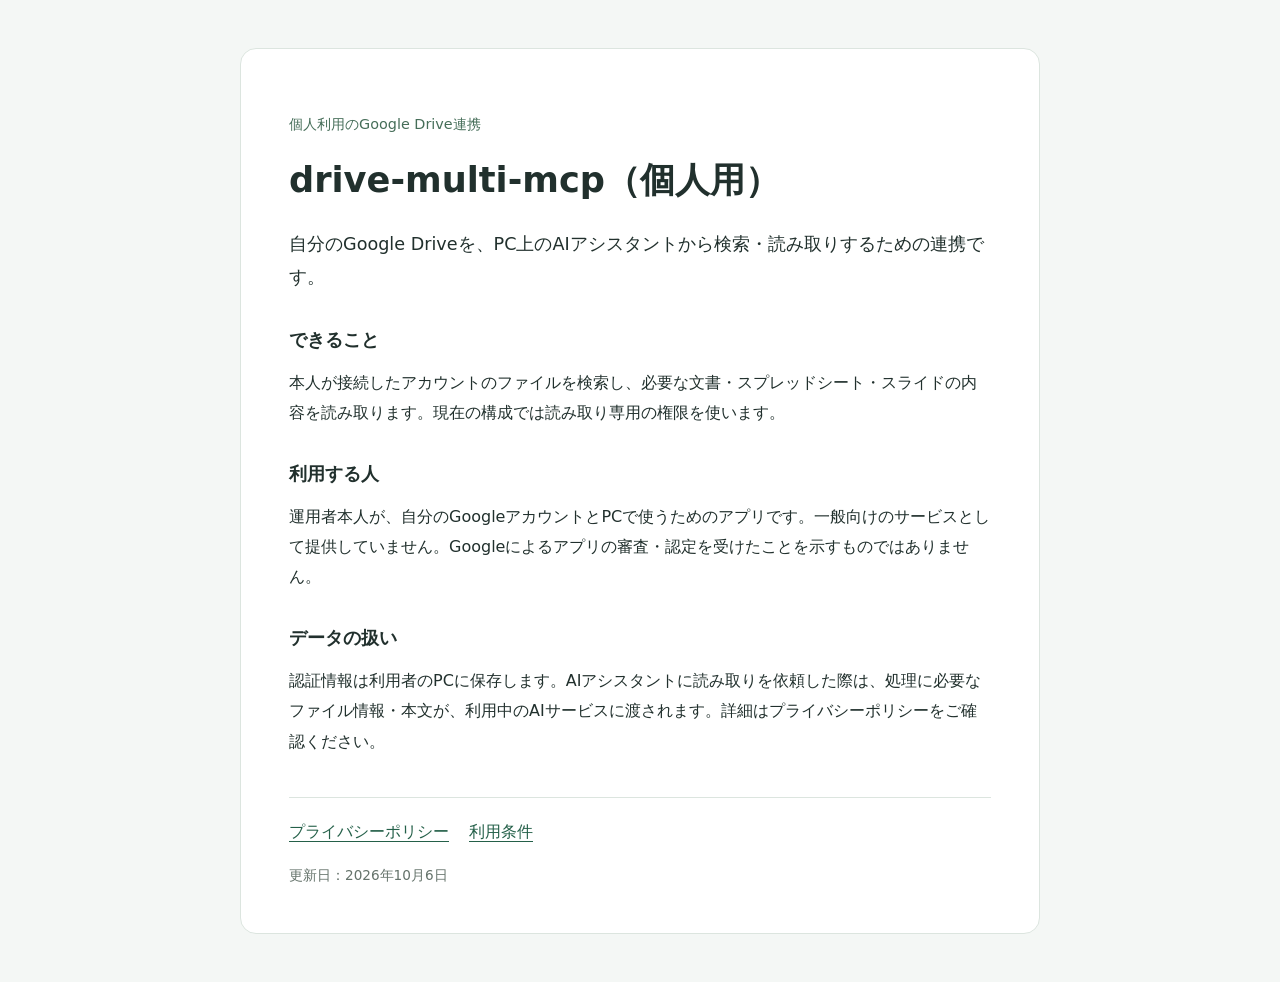
<file: index.html>
<!doctype html>
<html lang="ja">
<head>
  <meta charset="utf-8">
  <meta name="viewport" content="width=device-width, initial-scale=1">
  <title>drive-multi-mcp（個人用）</title>
  <link rel="stylesheet" href="style.css">
</head>
<body>
  <main>
    <p class="eyebrow">個人利用のGoogle Drive連携</p>
    <h1>drive-multi-mcp（個人用）</h1>
    <p class="lead">自分のGoogle Driveを、PC上のAIアシスタントから検索・読み取りするための連携です。</p>
    <section>
      <h2>できること</h2>
      <p>本人が接続したアカウントのファイルを検索し、必要な文書・スプレッドシート・スライドの内容を読み取ります。現在の構成では読み取り専用の権限を使います。</p>
    </section>
    <section>
      <h2>利用する人</h2>
      <p>運用者本人が、自分のGoogleアカウントとPCで使うためのアプリです。一般向けのサービスとして提供していません。Googleによるアプリの審査・認定を受けたことを示すものではありません。</p>
    </section>
    <section>
      <h2>データの扱い</h2>
      <p>認証情報は利用者のPCに保存します。AIアシスタントに読み取りを依頼した際は、処理に必要なファイル情報・本文が、利用中のAIサービスに渡されます。詳細はプライバシーポリシーをご確認ください。</p>
    </section>
    <nav aria-label="関連情報">
      <a href="privacy.html">プライバシーポリシー</a>
      <a href="terms.html">利用条件</a>
    </nav>
    <footer>更新日：2026年10月6日</footer>
  </main>
</body>
</html>
</file>
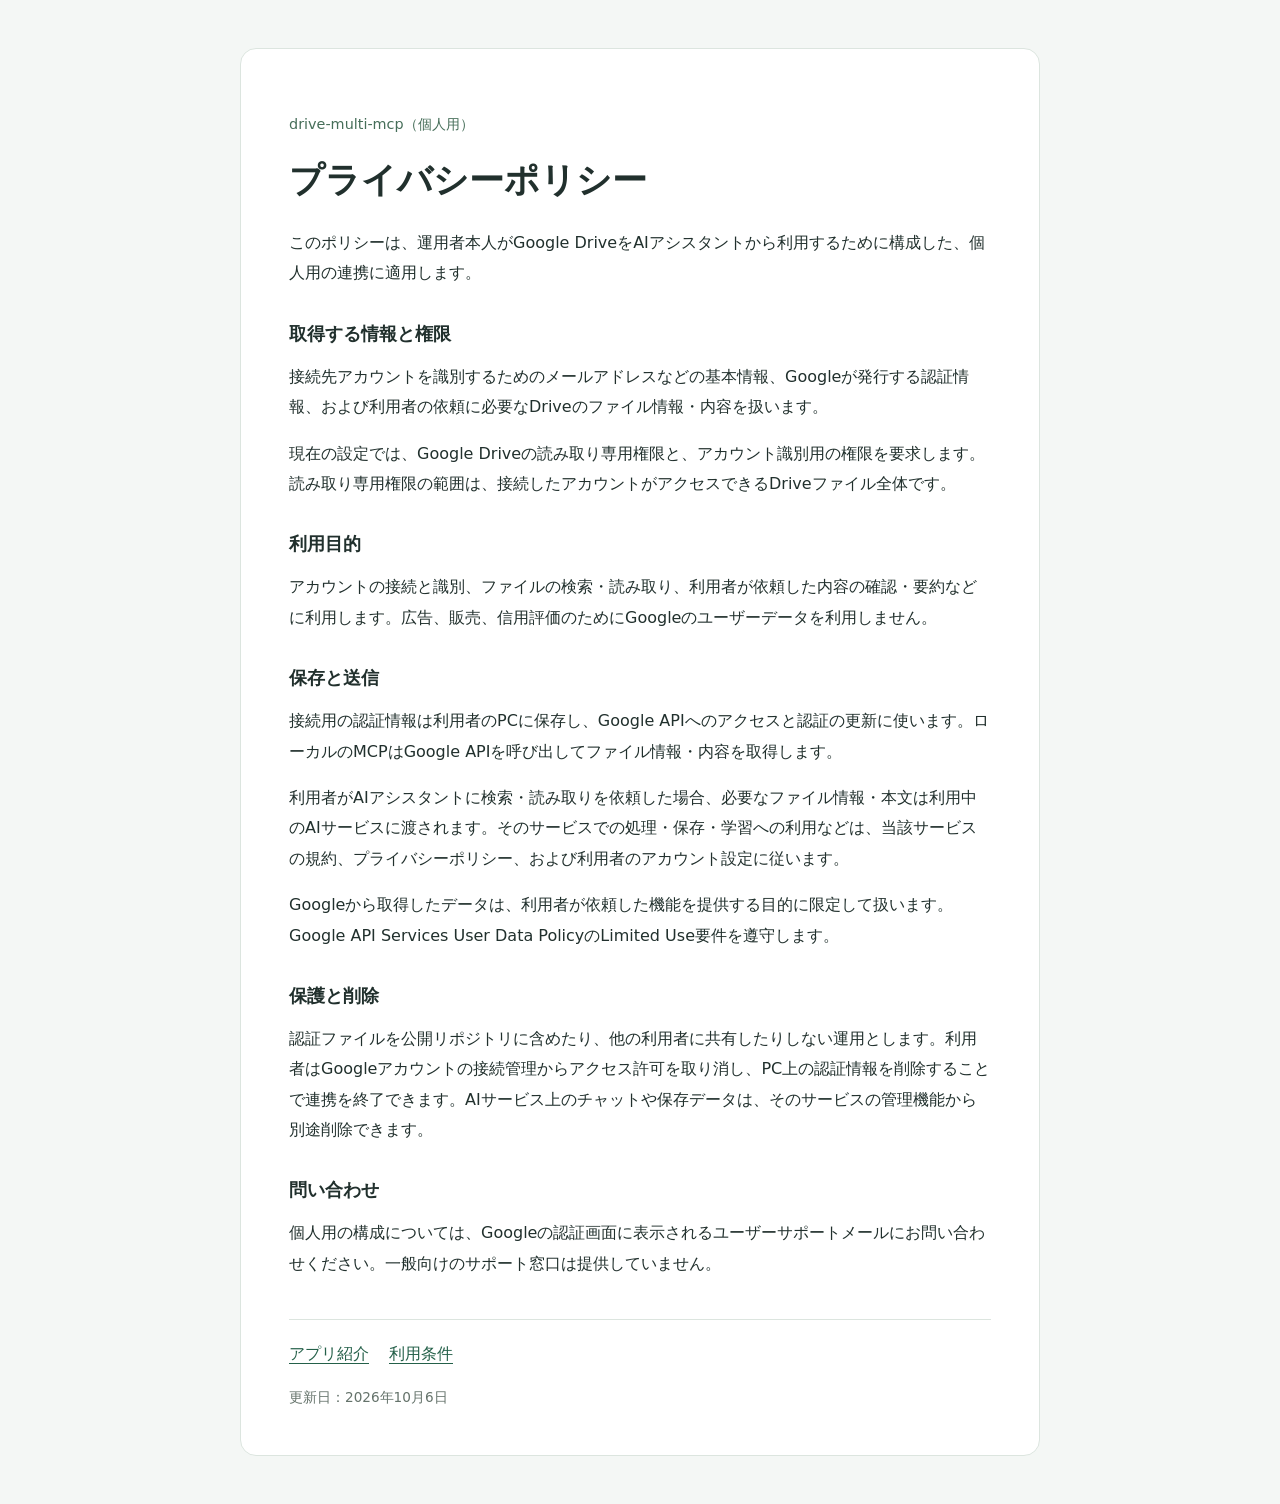
<file: privacy.html>
<!doctype html>
<html lang="ja">
<head>
  <meta charset="utf-8">
  <meta name="viewport" content="width=device-width, initial-scale=1">
  <title>プライバシーポリシー | drive-multi-mcp（個人用）</title>
  <link rel="stylesheet" href="style.css">
</head>
<body>
  <main>
    <p class="eyebrow">drive-multi-mcp（個人用）</p>
    <h1>プライバシーポリシー</h1>
    <p>このポリシーは、運用者本人がGoogle DriveをAIアシスタントから利用するために構成した、個人用の連携に適用します。</p>
    <section>
      <h2>取得する情報と権限</h2>
      <p>接続先アカウントを識別するためのメールアドレスなどの基本情報、Googleが発行する認証情報、および利用者の依頼に必要なDriveのファイル情報・内容を扱います。</p>
      <p>現在の設定では、Google Driveの読み取り専用権限と、アカウント識別用の権限を要求します。読み取り専用権限の範囲は、接続したアカウントがアクセスできるDriveファイル全体です。</p>
    </section>
    <section>
      <h2>利用目的</h2>
      <p>アカウントの接続と識別、ファイルの検索・読み取り、利用者が依頼した内容の確認・要約などに利用します。広告、販売、信用評価のためにGoogleのユーザーデータを利用しません。</p>
    </section>
    <section>
      <h2>保存と送信</h2>
      <p>接続用の認証情報は利用者のPCに保存し、Google APIへのアクセスと認証の更新に使います。ローカルのMCPはGoogle APIを呼び出してファイル情報・内容を取得します。</p>
      <p>利用者がAIアシスタントに検索・読み取りを依頼した場合、必要なファイル情報・本文は利用中のAIサービスに渡されます。そのサービスでの処理・保存・学習への利用などは、当該サービスの規約、プライバシーポリシー、および利用者のアカウント設定に従います。</p>
      <p>Googleから取得したデータは、利用者が依頼した機能を提供する目的に限定して扱います。Google API Services User Data PolicyのLimited Use要件を遵守します。</p>
    </section>
    <section>
      <h2>保護と削除</h2>
      <p>認証ファイルを公開リポジトリに含めたり、他の利用者に共有したりしない運用とします。利用者はGoogleアカウントの接続管理からアクセス許可を取り消し、PC上の認証情報を削除することで連携を終了できます。AIサービス上のチャットや保存データは、そのサービスの管理機能から別途削除できます。</p>
    </section>
    <section>
      <h2>問い合わせ</h2>
      <p>個人用の構成については、Googleの認証画面に表示されるユーザーサポートメールにお問い合わせください。一般向けのサポート窓口は提供していません。</p>
    </section>
    <nav aria-label="関連情報"><a href="index.html">アプリ紹介</a><a href="terms.html">利用条件</a></nav>
    <footer>更新日：2026年10月6日</footer>
  </main>
</body>
</html>
</file>
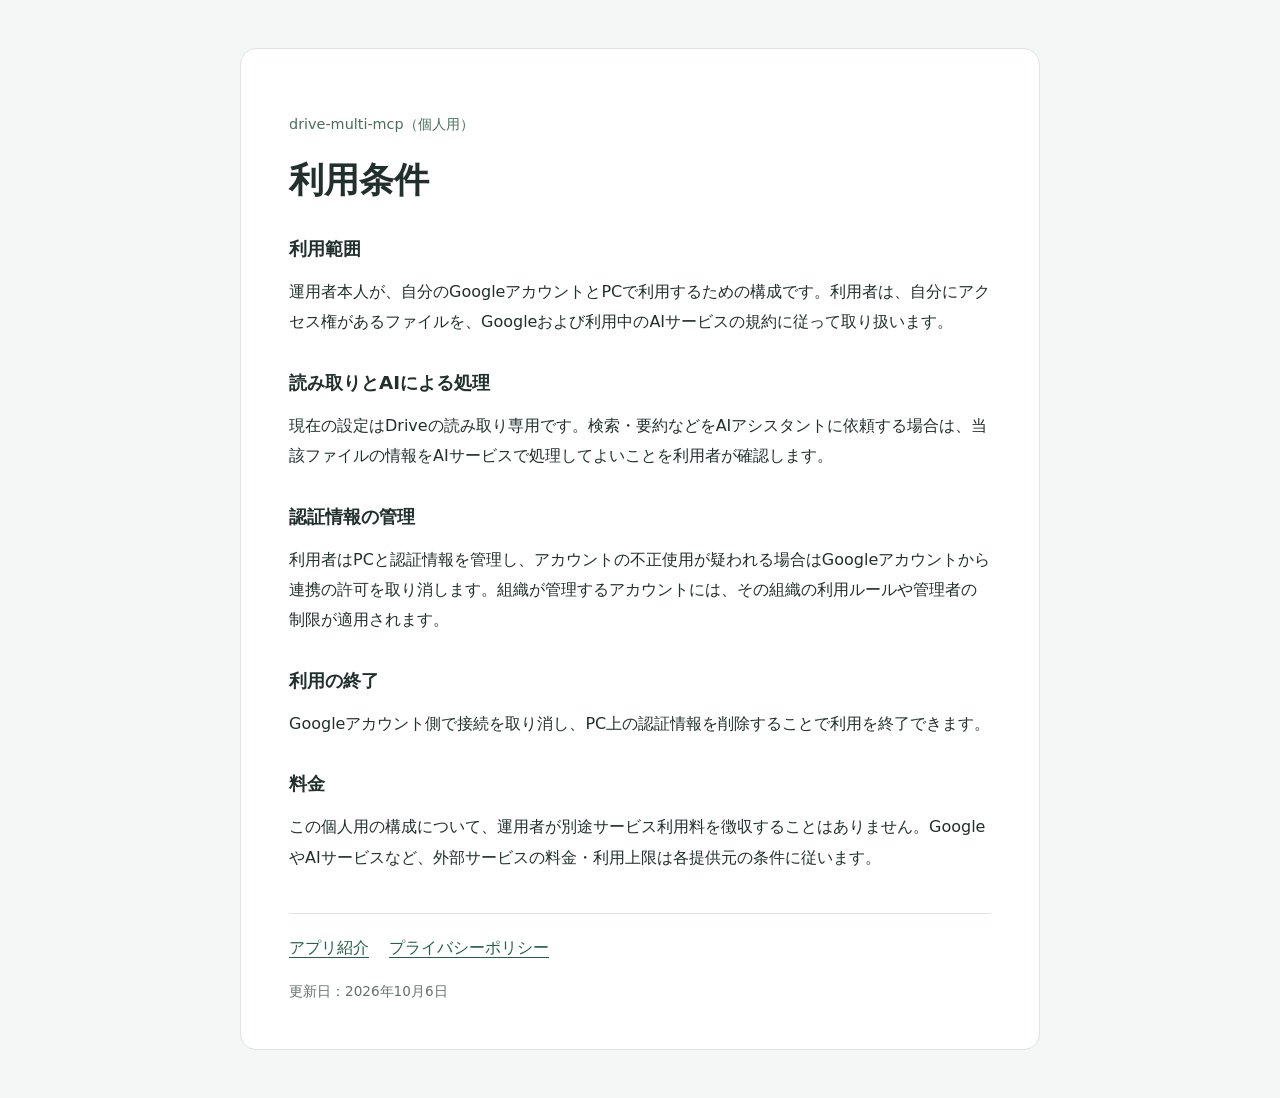
<file: terms.html>
<!doctype html>
<html lang="ja">
<head>
  <meta charset="utf-8">
  <meta name="viewport" content="width=device-width, initial-scale=1">
  <title>利用条件 | drive-multi-mcp（個人用）</title>
  <link rel="stylesheet" href="style.css">
</head>
<body>
  <main>
    <p class="eyebrow">drive-multi-mcp（個人用）</p>
    <h1>利用条件</h1>
    <section>
      <h2>利用範囲</h2>
      <p>運用者本人が、自分のGoogleアカウントとPCで利用するための構成です。利用者は、自分にアクセス権があるファイルを、Googleおよび利用中のAIサービスの規約に従って取り扱います。</p>
    </section>
    <section>
      <h2>読み取りとAIによる処理</h2>
      <p>現在の設定はDriveの読み取り専用です。検索・要約などをAIアシスタントに依頼する場合は、当該ファイルの情報をAIサービスで処理してよいことを利用者が確認します。</p>
    </section>
    <section>
      <h2>認証情報の管理</h2>
      <p>利用者はPCと認証情報を管理し、アカウントの不正使用が疑われる場合はGoogleアカウントから連携の許可を取り消します。組織が管理するアカウントには、その組織の利用ルールや管理者の制限が適用されます。</p>
    </section>
    <section>
      <h2>利用の終了</h2>
      <p>Googleアカウント側で接続を取り消し、PC上の認証情報を削除することで利用を終了できます。</p>
    </section>
    <section>
      <h2>料金</h2>
      <p>この個人用の構成について、運用者が別途サービス利用料を徴収することはありません。GoogleやAIサービスなど、外部サービスの料金・利用上限は各提供元の条件に従います。</p>
    </section>
    <nav aria-label="関連情報"><a href="index.html">アプリ紹介</a><a href="privacy.html">プライバシーポリシー</a></nav>
    <footer>更新日：2026年10月6日</footer>
  </main>
</body>
</html>
</file>
<file: style.css>
:root { color-scheme: light; font-family: system-ui, -apple-system, "Yu Gothic", "Meiryo", sans-serif; color: #21302d; background: #f4f7f5; }
body { margin: 0; }
main { box-sizing: border-box; max-width: 800px; margin: 48px auto; padding: 48px; background: #fff; border: 1px solid #dce5df; border-radius: 16px; }
.eyebrow { color: #466e59; font-size: .9rem; }
h1 { margin: 16px 0 24px; font-size: clamp(1.65rem, 4vw, 2.2rem); line-height: 1.4; }
h2 { font-size: 1.15rem; margin-top: 32px; }
p { line-height: 1.9; }
.lead { font-size: 1.1rem; }
nav { display: flex; flex-wrap: wrap; gap: 20px; border-top: 1px solid #dce5df; margin-top: 40px; padding-top: 24px; }
a { color: #246049; text-underline-offset: 4px; }
footer { margin-top: 24px; color: #65736b; font-size: .85rem; }
@media (max-width: 640px) { main { margin: 16px; padding: 28px 22px; } }
</file>
